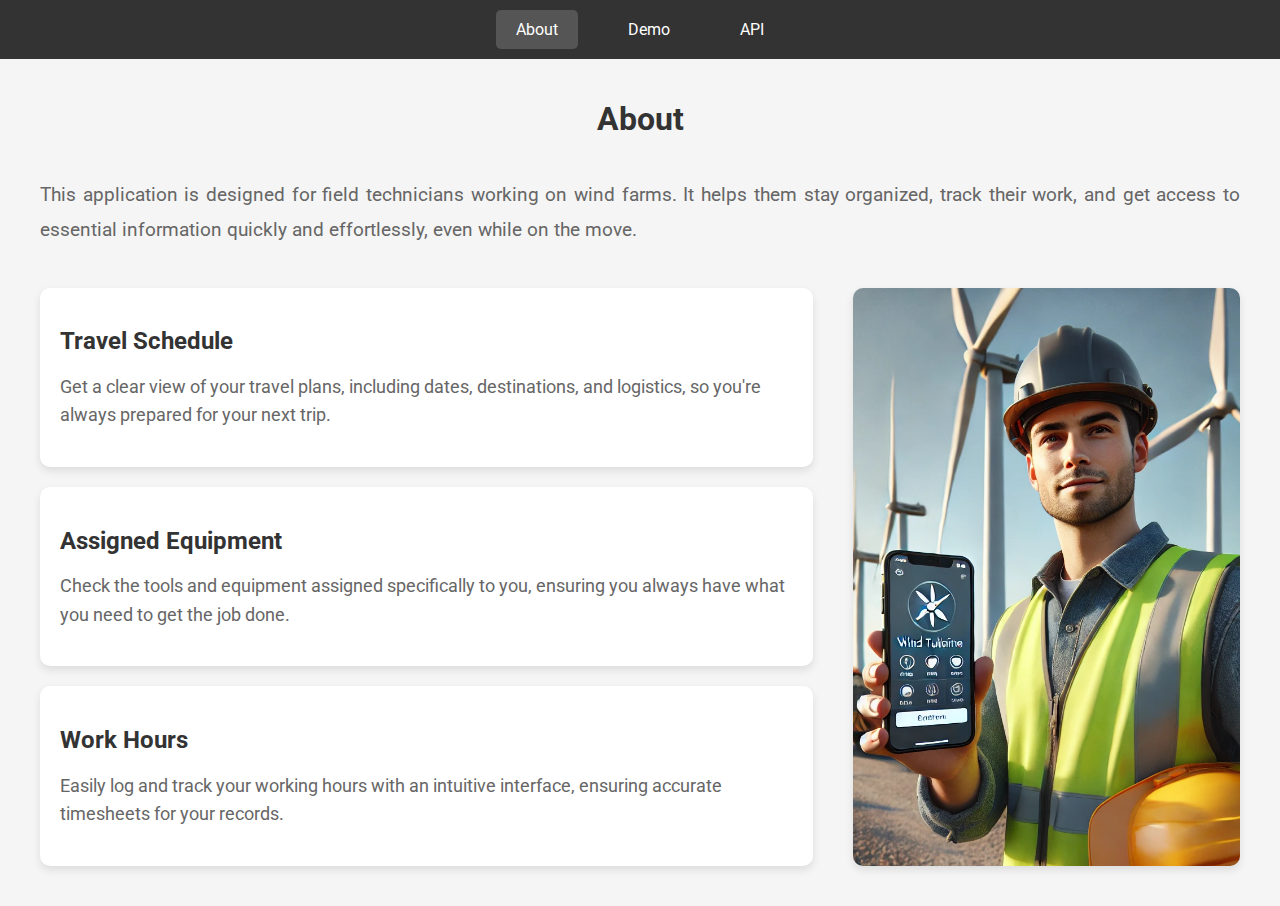
<file: index.html>
<!DOCTYPE html>
<html lang="en">
<head>
  <meta charset="UTF-8">
  <meta name="viewport" content="width=device-width, initial-scale=1.0">
  <title>Tabbed Navigation</title>
  <link href="https://fonts.googleapis.com/css2?family=Roboto:wght@300;400;700&display=swap" rel="stylesheet">
  <style>
    body {
      font-family: 'Roboto', Arial, sans-serif;
      margin: 0;
      padding: 0;
      display: flex;
      flex-direction: column;
      align-items: center;
      background-color: #f5f5f5;
    }

    nav {
      display: flex;
      justify-content: center;
      background-color: #333;
      width: 100%;
      padding: 10px 0;
    }

    nav a {
      color: white;
      text-decoration: none;
      margin: 0 15px;
      padding: 10px 20px;
    }

    nav a:hover, nav a.active {
      background-color: #555;
      border-radius: 5px;
    }

    .tab-content {
      display: none;
      width: 100%;
      margin: 20px auto;
    }

    .tab-content.active {
      display: block;
    }

    #about h1 {
      font-size: 2rem;
      color: #333;
      margin-bottom: 20px;
      text-align: center;
    }

    .about-container {
      display: flex;
      flex-direction: column;
      max-width: 1200px;
      margin: 0 auto;
      padding: 20px;
      gap: 20px;
    }

    .about-description {
      text-align: justify;
      font-size: 1.2rem;
      color: #666;
      line-height: 1.8;
      margin-bottom: 20px;
      width: 100%;
    }

    .about-columns {
      display: flex;
      gap: 40px;
      justify-content: space-between;
      align-items: stretch;
    }

    .features-container {
      flex: 2;
      display: flex;
      flex-direction: column;
      gap: 20px;
    }

    .feature {
      flex: 1;
      text-align: left;
      padding: 20px;
      border-radius: 10px;
      box-shadow: 0 4px 8px rgba(0, 0, 0, 0.1);
      background-color: white;
    }

    .feature h2 {
      font-size: 1.5rem;
      color: #333;
      margin-bottom: 10px;
    }

    .feature p {
      font-size: 1.1rem;
      color: #666;
      line-height: 1.6;
    }

    .about-image {
      flex: 1;
      display: flex;
      align-items: stretch;
    }

    .about-image img {
      width: 100%;
      height: 100%;
      border-radius: 10px;
      object-fit: cover;
      box-shadow: 0 4px 8px rgba(0, 0, 0, 0.1);
    }

    /* Kontener w sekcji Demo:
       - aspect-ratio 9:16 (szerokość:wysokość)
       - maks. wysokość 80% okna przeglądarki
    */
    #demo-container {
      position: relative;
      aspect-ratio: 9 / 16;  /* 9 szerokości : 16 wysokości */
      max-height: 80vh;      /* Ograniczenie do 80% wysokości ekranu */
      width: auto;           /* szerokość będzie wyliczana z aspect-ratio */
      margin: 0 auto;        /* wyśrodkuj w poziomie */
      background: #f0f0f0;
      border-radius: 20px;
      box-shadow: 0 4px 8px rgba(0, 0, 0, 0.2);
      overflow: hidden;
    }

    #demo-container iframe {
      position: absolute;
      top: 0;
      left: 0;
      width: 100%;
      height: 100%;
      border: none;
    }

    @media (max-width: 768px) {
      .about-columns {
        flex-direction: column;
        align-items: center;
      }

      .about-image {
        width: 100%;
        height: auto;
      }

      #demo-container {
        max-height: 60vh; /* Zmniejszenie maks. wysokości na małych ekranach */
      }
    }
  </style>
</head>
<body>
  <nav>
    <a href="#about" class="tab-link active" onclick="showTab('about')">About</a>
    <a href="#demo" class="tab-link" onclick="showTab('demo')">Demo</a>
    <a href="#api" class="tab-link" onclick="showTab('api')">API</a>
  </nav>

  <div id="about" class="tab-content active">
    <h1>About</h1>
    <div class="about-container">
      <div class="about-description">
        This application is designed for field technicians working on wind farms. 
        It helps them stay organized, track their work, and get access to essential 
        information quickly and effortlessly, even while on the move.
      </div>
      <div class="about-columns">
        <div class="features-container">
          <div class="feature">
            <h2>Travel Schedule</h2>
            <p>Get a clear view of your travel plans, including dates, destinations, and logistics, so you're always prepared for your next trip.</p>
          </div>
          <div class="feature">
            <h2>Assigned Equipment</h2>
            <p>Check the tools and equipment assigned specifically to you, ensuring you always have what you need to get the job done.</p>
          </div>
          <div class="feature">
            <h2>Work Hours</h2>
            <p>Easily log and track your working hours with an intuitive interface, ensuring accurate timesheets for your records.</p>
          </div>
        </div>
        <div class="about-image">
          <img src="windtechnician.png" alt="Field Technician on Wind Farm">
        </div>
      </div>
    </div>
  </div>

  <div id="demo" class="tab-content">
    <div id="demo-container">
      <iframe src="MainPage.html"></iframe>
    </div>
  </div>

  <div id="api" class="tab-content">
    <h1>API</h1>
    <p>This is the API page content.</p>
  </div>

  <script>
    function showTab(tabId) {
      document.querySelectorAll('.tab-content').forEach(tab => {
        tab.classList.remove('active');
      });
      document.querySelectorAll('.tab-link').forEach(link => {
        link.classList.remove('active');
      });
      document.getElementById(tabId).classList.add('active');
      document.querySelector(`a[href="#${tabId}"]`).classList.add('active');
    }
  </script>
</body>
</html>
</file>
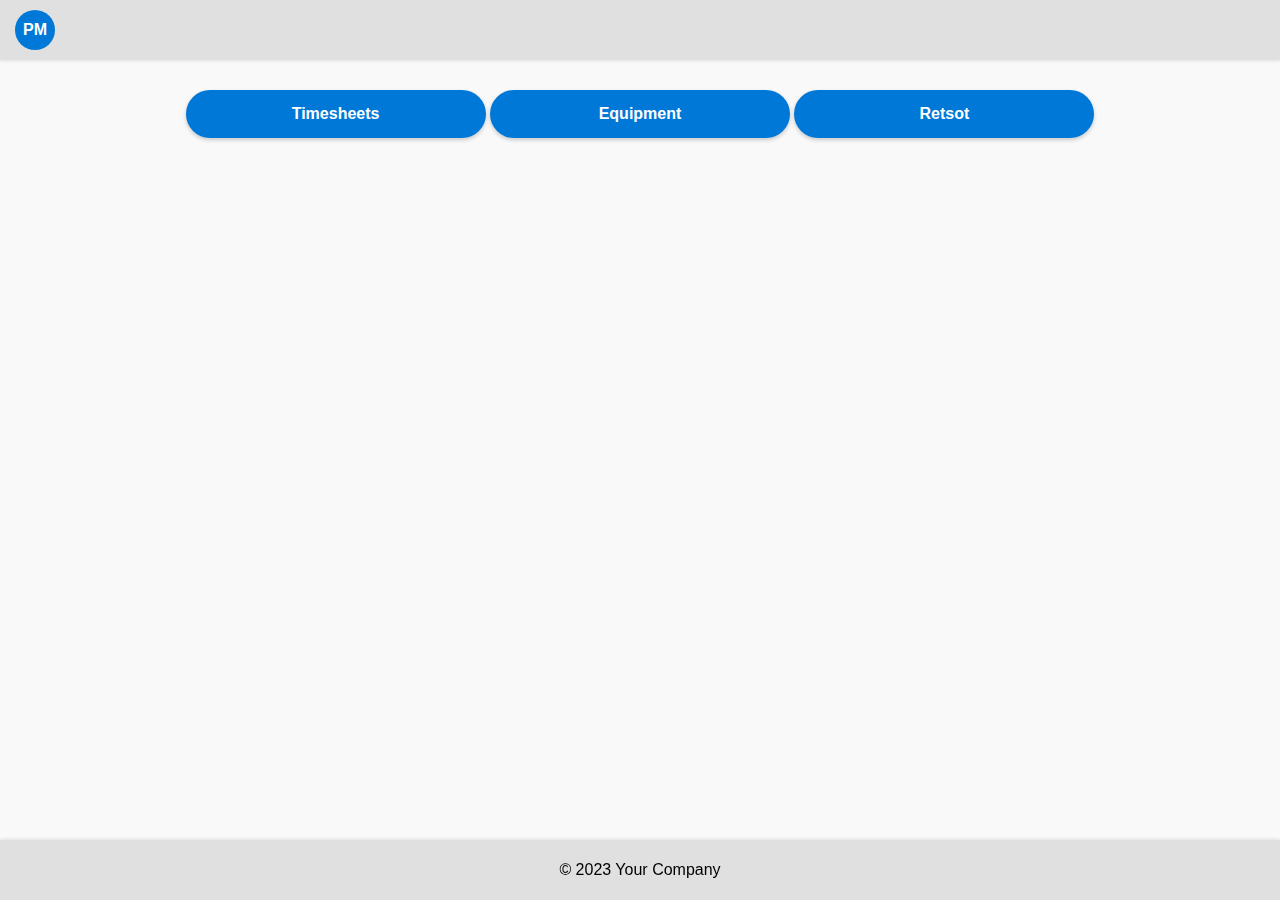
<file: root/index.html>
<!DOCTYPE html>
<html lang="en">
<head>
    <meta charset="UTF-8">
    <meta name="viewport" content="width=device-width, initial-scale=1.0">
    <title>Mobile Design</title>
    <script>
        class HeaderComponent extends HTMLElement {
            constructor() {
                super();
                this.attachShadow({ mode: 'open' });
                this.shadowRoot.innerHTML = `
                    <style>
                        .header {
                            background-color: #e0e0e0;
                            height: 60px;
                            display: flex;
                            align-items: center;
                            padding: 0 15px;
                            box-shadow: 0 1px 3px rgba(0, 0, 0, 0.1);
                        }

                        .user-icon {
                            width: 40px;
                            height: 40px;
                            background-color: #0078d7;
                            color: white;
                            font-weight: bold;
                            display: flex;
                            align-items: center;
                            justify-content: center;
                            border-radius: 50%;
                        }
                    </style>
                    <div class="header">
                        <div class="user-icon">PM</div>
                    </div>
                `;
            }
        }

        class FooterComponent extends HTMLElement {
            constructor() {
                super();
                this.attachShadow({ mode: 'open' });
                this.shadowRoot.innerHTML = `
                    <style>
                        .footer {
                            background-color: #e0e0e0;
                            height: 60px;
                            position: fixed;
                            bottom: 0;
                            width: 100%;
                            display: flex;
                            justify-content: center;
                            align-items: center;
                            box-shadow: 0 -1px 3px rgba(0, 0, 0, 0.1);
                        }
                    </style>
                    <div class="footer">
                        <p>&copy; 2023 Your Company</p>
                    </div>
                `;
            }
        }

        customElements.define('header-component', HeaderComponent);
        customElements.define('footer-component', FooterComponent);

        document.addEventListener('DOMContentLoaded', () => {
            document.querySelector('.button-timesheets').addEventListener('click', () => {
                window.location.href = 'Timesheets.html';
            });
        });
    </script>
    <style>
        body {
            margin: 0;
            font-family: Arial, sans-serif;
            background-color: #f9f9f9;
        }

        .container {
            text-align: center;
            padding: 20px;
        }

        .button {
            width: 80%;
            max-width: 300px;
            padding: 15px;
            margin: 10px auto;
            background-color: #0078d7;
            color: white;
            border: none;
            border-radius: 25px;
            font-size: 16px;
            font-weight: bold;
            cursor: pointer;
            box-shadow: 0 2px 4px rgba(0, 0, 0, 0.2);
        }

        .button:hover {
            background-color: #005bb5;
        }
    </style>
</head>
<body>
    <header-component></header-component>

    <div class="container">
        <button class="button button-timesheets">Timesheets</button>
        <button class="button">Equipment</button>
        <button class="button">Retsot</button>
    </div>

    <footer-component></footer-component>
</body>
</html>
</file>
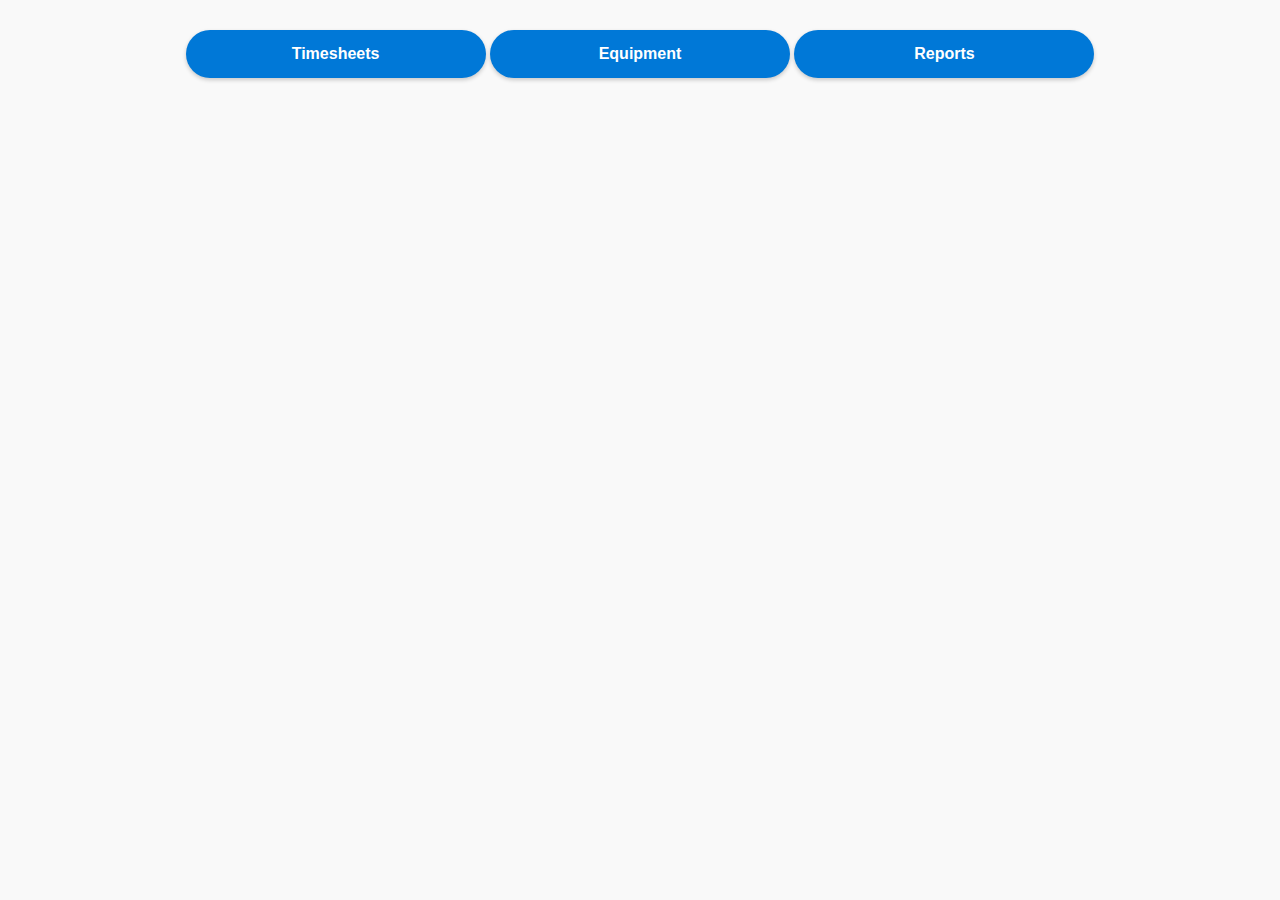
<file: MainComponents.html>
<!DOCTYPE html>
<html lang="en">
<head>
    <meta charset="UTF-8">
    <meta name="viewport" content="width=device-width, initial-scale=1.0">
    <title>Mobile Design</title>
    <script src="MainComponents.html"></script>
    <style>
        body {
            margin: 0;
            font-family: Arial, sans-serif;
            background-color: #f9f9f9;
        }

        .container {
            text-align: center;
            padding: 20px;
        }

        .button {
            width: 80%;
            max-width: 300px;
            padding: 15px;
            margin: 10px auto;
            background-color: #0078d7;
            color: white;
            border: none;
            border-radius: 25px;
            font-size: 16px;
            font-weight: bold;
            cursor: pointer;
            box-shadow: 0 2px 4px rgba(0, 0, 0, 0.2);
        }

        .button:hover {
            background-color: #005bb5;
        }
    </style>
</head>
<body>
    <header-component></header-component>

    <div class="container">
        <button class="button">Timesheets</button>
        <button class="button">Equipment</button>
        <button class="button">Reports</button>
    </div>

    <footer-component></footer-component>
</body>
</html>
</file>
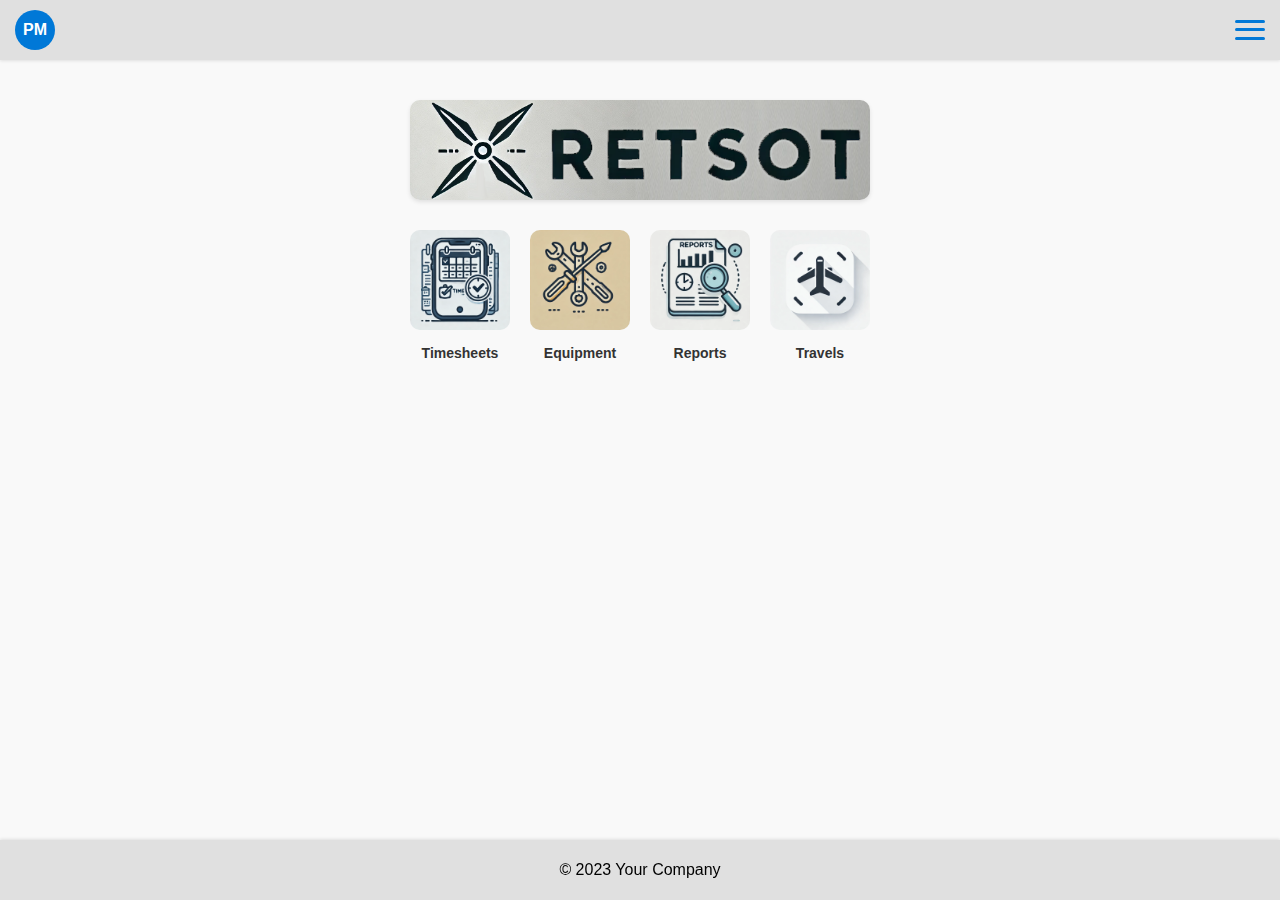
<file: MainPage.html>
<!DOCTYPE html>
<html lang="en">
<head>
    <meta charset="UTF-8">
    <meta name="viewport" content="width=device-width, initial-scale=1.0">
    <title>Mobile Design</title>

    <!-- Nowa referencja do wspólnego pliku CSS -->
    <link rel="stylesheet" href="Styles.css">
</head>
<body>
    <header-component></header-component>

    <div class="container-mainpage">
        <div class="logo"></div>
        <div class="button-container">
            <div>
                <button class="button" style="background-image: url('timesheets-icon.png');"></button>
                <div class="button-text">Timesheets</div>
            </div>
            <div>
                <button class="button" style="background-image: url('equipment-icon.png');"></button>
                <div class="button-text">Equipment</div>
            </div>
            <div>
                <button class="button" style="background-image: url('reports-icon.png');"></button>
                <div class="button-text">Reports</div>
            </div>
            <div>
                <button class="button" style="background-image: url('travels-icon.png');"></button>
                <div class="button-text">Travels</div>
            </div>
        </div>
    </div>

    <footer-component></footer-component>

    <!-- Nowa referencja do pliku JavaScript przeniesionego z <script>... -->
    <script src="JsMainPage.js"></script>
</body>
</html>
</file>
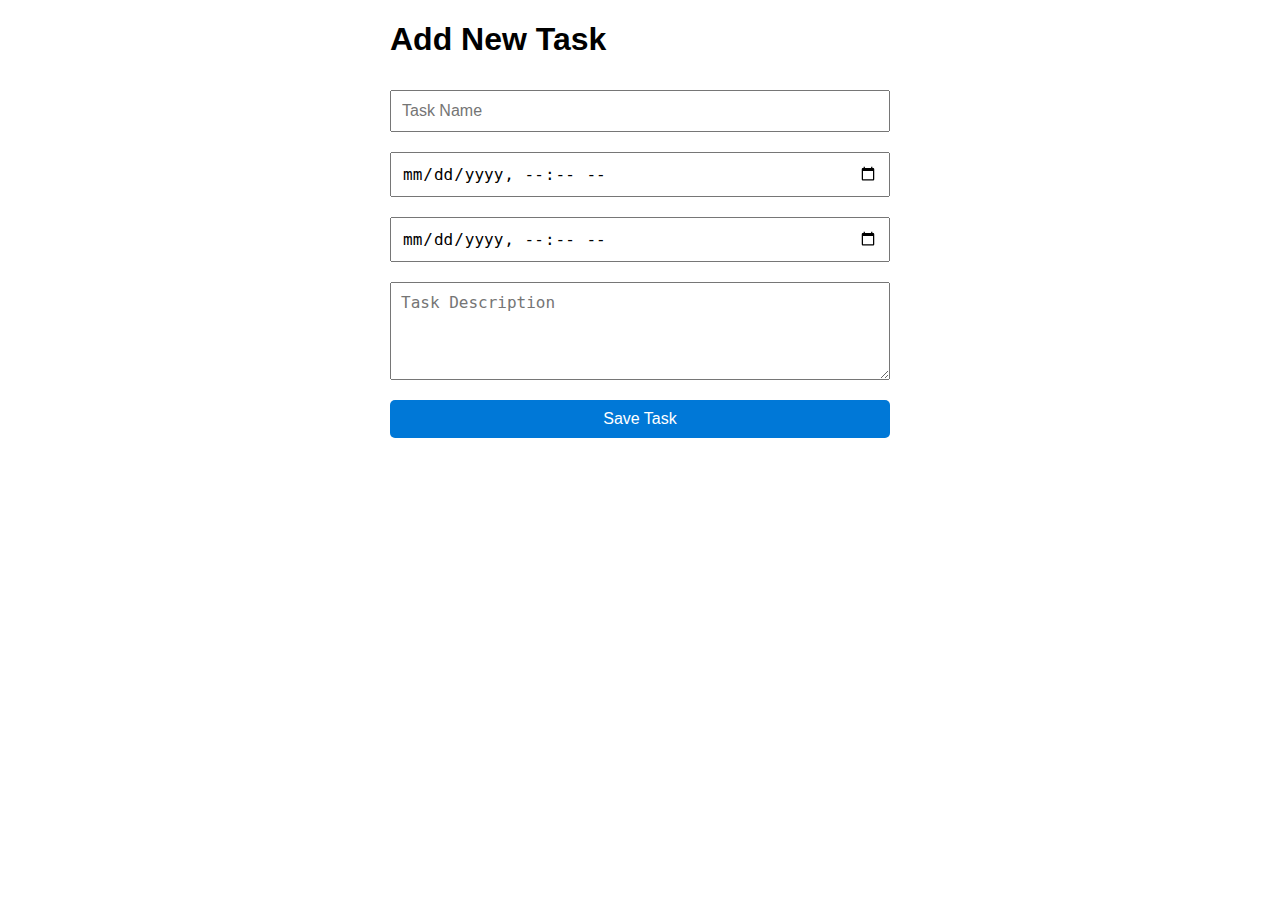
<file: TimesheetAddTask.html>
<!DOCTYPE html>
<html lang="en">
<head>
  <meta charset="UTF-8">
  <meta name="viewport" content="width=device-width, initial-scale=1.0">
  <title>Add Task</title>
  <style>
    body {
      font-family: Arial, sans-serif;
      margin: 20px;
    }
    .container {
      max-width: 500px;
      margin: auto;
    }
    form {
      display: flex;
      flex-direction: column;
    }
    input, textarea, button {
      margin: 10px 0;
      padding: 10px;
      font-size: 16px;
    }
    button {
      background-color: #0078d7;
      color: white;
      border: none;
      border-radius: 5px;
      cursor: pointer;
    }
    button:hover {
      background-color: #005bb5;
    }
  </style>
</head>
<body>
  <div class="container">
    <h1>Add New Task</h1>
    <form id="addTaskForm">
      <input type="text" id="taskName" placeholder="Task Name" required />
      <input type="datetime-local" id="taskStart" required />
      <input type="datetime-local" id="taskEnd" required />
      <textarea id="taskDescription" placeholder="Task Description" rows="4"></textarea>
      <button type="submit">Save Task</button>
    </form>
  </div>

  <script>
    document.getElementById("addTaskForm").addEventListener("submit", function (event) {
      event.preventDefault();

      // Pobierz wartości z formularza
      const taskName = document.getElementById("taskName").value;
      const taskStart = document.getElementById("taskStart").value;
      const taskEnd = document.getElementById("taskEnd").value;
      const taskDescription = document.getElementById("taskDescription").value;

      // Walidacja danych
      if (new Date(taskStart) >= new Date(taskEnd)) {
        alert("Task Start must be before Task End.");
        return;
      }

      // Przekaż dane do głównej strony
      const taskData = { taskName, taskStart, taskEnd, taskDescription };
      window.opener.postMessage(taskData, "*");

      // Zamknij popup
      window.close();
    });
  </script>
</body>
</html>
</file>
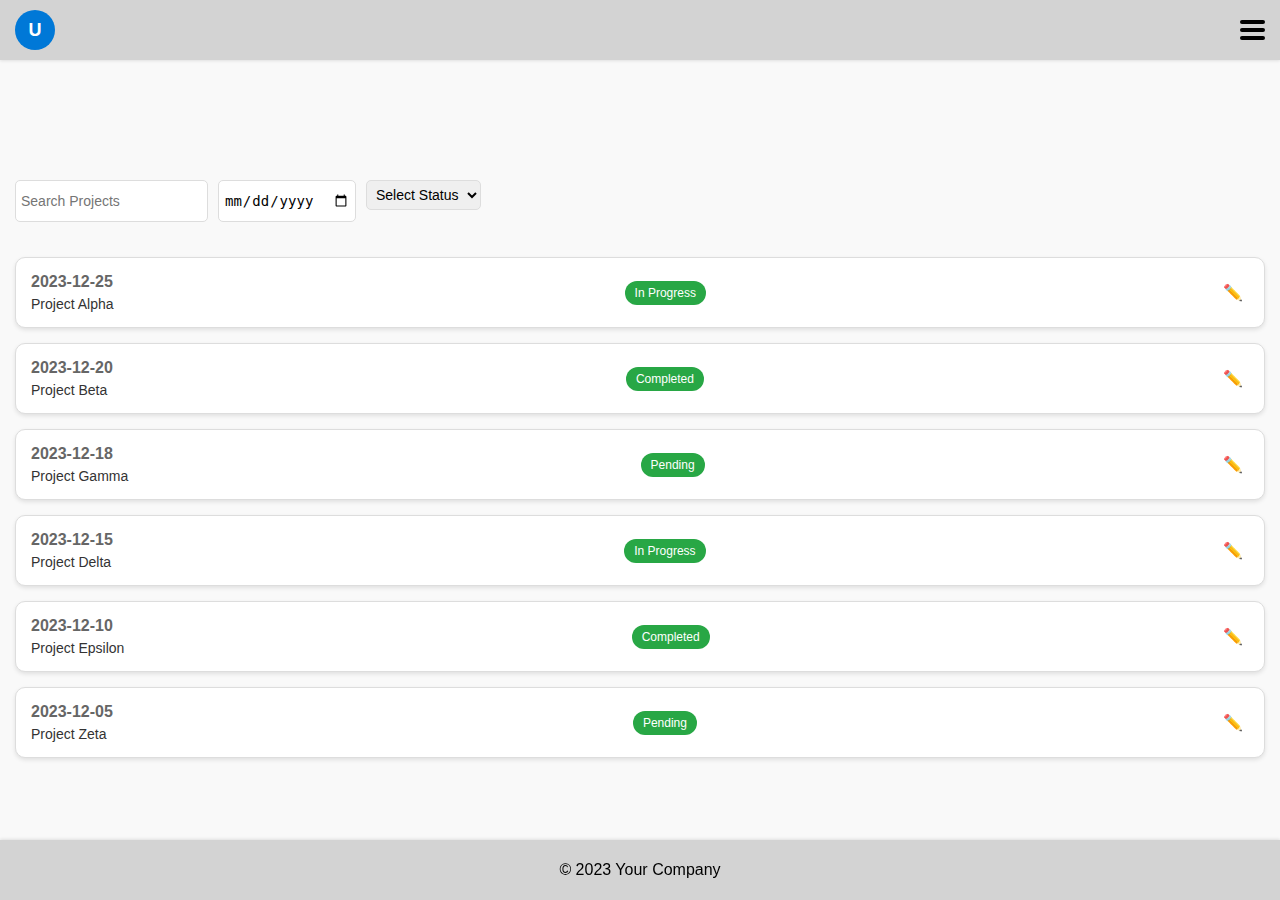
<file: root/Timesheets.html>
<!DOCTYPE html>
<html lang="en">
<head>
    <meta charset="UTF-8">
    <meta name="viewport" content="width=device-width, initial-scale=1.0">
    <title>Timesheets</title>
    <style>
        body {
            margin: 0;
            font-family: Arial, sans-serif;
            background-color: #f9f9f9;
            overflow-y: scroll;
        }

        .header {
            background-color: #d3d3d3;
            color: black;
            height: 60px;
            display: flex;
            align-items: center;
            justify-content: space-between;
            padding: 0 15px;
            box-shadow: 0 1px 3px rgba(0, 0, 0, 0.1);
        }

        .user-icon {
            width: 40px;
            height: 40px;
            background-color: #0078d7;
            color: white;
            font-weight: bold;
            display: flex;
            align-items: center;
            justify-content: center;
            border-radius: 50%;
            font-size: 18px;
        }

        .hamburger-menu {
            width: 25px;
            height: 20px;
            display: flex;
            flex-direction: column;
            justify-content: space-between;
        }

        .hamburger-menu div {
            height: 4px;
            background-color: black;
            border-radius: 2px;
        }

        .footer {
            background-color: #d3d3d3;
            color: black;
            height: 60px;
            position: fixed;
            bottom: 0;
            width: 100%;
            display: flex;
            justify-content: center;
            align-items: center;
            box-shadow: 0 -1px 3px rgba(0, 0, 0, 0.1);
        }

        .container {
            padding: 120px 15px 80px 15px;
            display: flex;
            flex-direction: column;
            gap: 15px;
        }

        .filters {
            display: flex;
            gap: 10px;
            margin-bottom: 20px;
        }

        .filters select, .filters input {
            padding: 5px;
            height: 30px;
            font-size: 14px;
            border: 1px solid #ddd;
            border-radius: 5px;
        }

        .tile {
            background-color: #ffffff;
            border: 1px solid #ddd;
            border-radius: 10px;
            box-shadow: 0 2px 4px rgba(0, 0, 0, 0.1);
            padding: 15px;
            display: flex;
            justify-content: space-between;
            align-items: center;
        }

        .tile-content {
            display: flex;
            flex-direction: column;
        }

        .status-dropdown {
            height: 30px;
            padding: 5px;
            font-size: 14px;
            border: 1px solid #ddd;
            border-radius: 5px;
        }

        .project-name {
            font-size: 14px;
            color: #333;
        }

        .project-date {
            font-size: 16px;
            font-weight: bold;
            color: #666;
            margin-bottom: 5px;
        }

        .status-chip {
            display: inline-block;
            background-color: #28a745;
            color: white;
            font-size: 12px;
            padding: 5px 10px;
            border-radius: 15px;
        }

        .edit-button {
            background-color: transparent;
            border: none;
            color: #0078d7;
            font-size: 16px;
            cursor: pointer;
        }

        .edit-button:hover {
            text-decoration: underline;
        }
    </style>
</head>
<body>
    <div class="header">
        <span class="user-icon">U</span>
        <div class="hamburger-menu">
            <div></div>
            <div></div>
            <div></div>
        </div>
    </div>

    <div class="container">
        <div class="filters">
            <input type="text" id="project-filter" placeholder="Search Projects" />
            <input type="date" id="date-filter" />
            <select id="status-filter" class="status-dropdown">
                <option value="">Select Status</option>
                <option value="In Progress">In Progress</option>
                <option value="Completed">Completed</option>
                <option value="Pending">Pending</option>
            </select>
        </div>

        <div class="tile">
            <div class="tile-content">
                <span class="project-date">2023-12-25</span>
                <span class="project-name">Project Alpha</span>
            </div>
            <span class="status-chip">In Progress</span>
            <button class="edit-button">✏️</button>
        </div>
        <div class="tile">
            <div class="tile-content">
                <span class="project-date">2023-12-20</span>
                <span class="project-name">Project Beta</span>
            </div>
            <span class="status-chip">Completed</span>
            <button class="edit-button">✏️</button>
        </div>
        <div class="tile">
            <div class="tile-content">
                <span class="project-date">2023-12-18</span>
                <span class="project-name">Project Gamma</span>
            </div>
            <span class="status-chip">Pending</span>
            <button class="edit-button">✏️</button>
        </div>
        <div class="tile">
            <div class="tile-content">
                <span class="project-date">2023-12-15</span>
                <span class="project-name">Project Delta</span>
            </div>
            <span class="status-chip">In Progress</span>
            <button class="edit-button">✏️</button>
        </div>
        <div class="tile">
            <div class="tile-content">
                <span class="project-date">2023-12-10</span>
                <span class="project-name">Project Epsilon</span>
            </div>
            <span class="status-chip">Completed</span>
            <button class="edit-button">✏️</button>
        </div>
        <div class="tile">
            <div class="tile-content">
                <span class="project-date">2023-12-05</span>
                <span class="project-name">Project Zeta</span>
            </div>
            <span class="status-chip">Pending</span>
            <button class="edit-button">✏️</button>
        </div>
    </div>

    <div class="footer">
        <p>&copy; 2023 Your Company</p>
    </div>
</body>
</html>
</file>
<file: Styles.css>
/* ===================================
   1) GLOBALNE STYLE WSPÓLNE
      (obie strony mają to samo "body")
=================================== */
body {
    margin: 0;
    font-family: Arial, sans-serif;
    background-color: #f9f9f9;
    /* Dopisane z Timesheets */
    overflow-y: scroll;
}

/* ===================================
   2) STYLES DLA MAIN PAGE
      (była to .container, .logo, .button, itp.)
      Zamiast .container => .container-mainpage
=================================== */
.container-mainpage {
    text-align: center;
    padding: 20px 10px; /* Reduced padding for more space */
}

.logo {
    width: calc(100px * 4 + 20px * 3); /* Adjusted for four buttons */
    height: 100px;
    margin: 20px auto;
    background-image: url('logo.png');
    background-size: cover;
    background-repeat: no-repeat;
    background-position: center;
    display: flex;
    justify-content: center;
    align-items: center;
    border-radius: 10px;
    box-shadow: 0 2px 4px rgba(0, 0, 0, 0.1);
}

.button {
    width: 100px;
    height: 100px;
    margin: 10px;
    background-size: cover;
    background-position: center;
    border: none;
    border-radius: 10px;
    display: inline-block;
    cursor: pointer;
}

.button-container {
    display: flex;
    justify-content: center;
    flex-wrap: wrap;
}

.button-text {
    margin-top: 5px;
    font-size: 14px;
    font-weight: bold;
    color: #333;
}

/* ===================================
   3) STYLES DLA TIMESHEETS
      Zamiast .container => .container-timesheets
=================================== */
.container-timesheets {
  padding: 40px 15px 80px 15px;
  display: flex;
  flex-direction: column;
  gap: 30px;
}

/* -------------------- FILTRY (Timesheets) -------------------- */
.filter-section {
  display: flex;
  flex-direction: column;
  gap: 0px; /* zachowane z oryginału */
}

.filters-separator {
  border: none;
  border-top: 1px solid #ccc;
  margin: 10px 0;
}

.status-filters {
  display: flex;
  flex-wrap: nowrap; 
  gap: 10px;
  align-items: center;
  overflow-x: auto; 
  padding-bottom: 5px;
}

.date-filters {
  display: flex;
  flex-wrap: nowrap; 
  gap: 10px;
  align-items: center;
  overflow-x: auto; 
  padding-bottom: 5px;
}

.chip {
  flex-shrink: 0;
  display: inline-block;
  padding: 10px 20px;
  border: 1px solid #ddd;
  border-radius: 20px;
  background-color: #f5f5f5;
  font-size: 14px;
  color: #333;
  cursor: pointer;
  white-space: nowrap;
}
.chip.active {
  background-color: #0078d7;
  color: white;
  border-color: #005bb5;
}
.chip:hover {
  background-color: #e0e0e0;
}

.custom-date-range {
  display: none; 
  gap: 10px;
  flex-wrap: wrap;
  align-items: center;
}
.custom-date-range label {
  white-space: nowrap;
}
.custom-date-range input[type="date"] {
  padding: 5px;
  font-size: 14px;
  min-width: 120px;
}

/* Global filter + Clear filters */
.global-filter-row {
  display: flex;
  justify-content: space-between;
  align-items: center;
  gap: 10px;
  flex-wrap: wrap;
}
#global-filter {
  flex: 1;
  min-width: 200px;
  padding: 8px;
  font-size: 14px;
}

.clear-filters-btn {
  background-color: #0078d7;
  color: white;
  border: none;
  padding: 8px 16px;
  font-size: 14px;
  border-radius: 5px;
  cursor: pointer;
}
.clear-filters-btn:hover {
  background-color: #005bb5;
}

#tiles-container {
  /* Jeżeli chcesz, aby kontener miał jakieś odstępy,
     tło albo coś innego, możesz dopisać tutaj, np.: */
  margin: 10px 0;
  /* background-color: #f9f9f9; */
}

/* =========== TILES (lista projektów) =========== */
#tiles-container .tile {
  background-color: #ffffff;
  border: 1px solid #ddd;
  border-radius: 10px;
  box-shadow: 0 2px 4px rgba(0, 0, 0, 0.1);
  padding: 20px;
  margin-bottom: 15px;
  display: grid;
  grid-template-columns: 30% auto 40px; 
  column-gap: 15px;
  align-items: center;
}

#tiles-container .tile-content {
  display: flex;
  flex-direction: column;
}

#tiles-container .project-date {
  font-size: 16px;
  font-weight: bold;
  color: #333;
}

#tiles-container .project-name {
  font-size: 14px;
  font-weight: normal;
  color: #666;
  margin-top: 5px;
}

/* Status chip (druga kolumna) */
#tiles-container .status-chip {
  display: inline-block;
  background-color: #28a745;
  color: white;
  font-size: 14px;
  padding: 7px 15px;
  border-radius: 20px;
  text-align: center;
  justify-self: start;
  width: 120px;
}
#tiles-container .status-chip.approved {
  background-color: #6ea96e;
}
#tiles-container .status-chip.submitted {
  background-color: #6c91d5;
}
#tiles-container .status-chip.draft {
  background-color: #e8d36e;
  color: black; 
}

/* Trzecia kolumna: Przycisk "✏️" */
#tiles-container .edit-button {
  background-color: transparent;
  border: none;
  color: #0078d7;
  font-size: 16px;
  cursor: pointer;
  width: 40px;
  height: 40px;
  display: flex;
  align-items: center;
  justify-content: center;
  justify-self: end;
}
#tiles-container .edit-button:hover {
  text-decoration: underline;
}

/* =====================================
   TIMESHEETS EDIT (przeniesione style)
===================================== */

body {
  margin: 0;
  font-family: Arial, sans-serif;
  background-color: #f9f9f9;
}

.container-edit {
  padding: 20px;
  display: flex;
  flex-direction: column;
  gap: 15px;
}

.header {
  background-color: #e0e0e0;
  height: 60px;
  display: flex;
  align-items: center;
  justify-content: space-between;
  padding: 0 15px;
  box-shadow: 0 1px 3px rgba(0, 0, 0, 0.1);
}

.header-title {
  font-size: 20px;
  font-weight: bold;
}

.header-back {
  font-size: 24px;
  text-decoration: none;
  color: black;
  cursor: pointer;
}

.footer {
  background-color: #e0e0e0;
  height: 60px;
  position: fixed;
  bottom: 0;
  width: 100%;
  display: flex;
  justify-content: center;
  align-items: center;
  box-shadow: 0 -1px 3px rgba(0, 0, 0, 0.1);
}

.info {
  font-size: 16px;
  color: #555;
}

.add-button {
  width: 50px;
  height: 50px;
  background-color: #0078d7;
  border: none;
  border-radius: 50%;
  color: white;
  font-size: 24px;
  display: flex;
  align-items: center;
  justify-content: center;
  box-shadow: 0 2px 4px rgba(0, 0, 0, 0.2);
  cursor: pointer;
  position: fixed;
  bottom: 70px;
  right: 50px;
  z-index: 1000;
}

.add-button::before {
  content: '+';
}

.add-button:hover {
  background-color: #005bb5;
}

/* CSS dla tasków na stronie Edit Timesheet */

.container-tasks {
  padding: 40px 15px 80px 15px;
  display: flex;
  flex-direction: column;
  gap: 30px;
}

.timesheet-task {
  background-color: #ffffff;
  border: 1px solid #ddd;
  border-radius: 10px;
  box-shadow: 0 2px 4px rgba(0, 0, 0, 0.1);
  padding: 20px;
  margin-bottom: 15px;
  display: grid;
  grid-template-columns: 30% auto 40px; 
  column-gap: 15px;
  align-items: center;
}

.task-content {
  display: flex;
  flex-direction: column;
}

.task-name {
  font-size: 16px;
  font-weight: bold;
  color: #333;
  margin-bottom: 5px;
}

.task-time {
  font-size: 14px;
  color: #666;
}
/* Overlay dla popupu */
.custom-popup {
  position: fixed;
  top: 50%;
  left: 50%;
  transform: translate(-50%, -50%);
  width: 400px;
  background-color: white;
  border-radius: 10px;
  box-shadow: 0 4px 8px rgba(0, 0, 0, 0.2);
}

/* Ukrywanie popupu */
.hidden {
  display: none;
}

/* Treść popupu */
.popup-body {
  background-color: #fff;
  padding: 20px;
  border-radius: 5px;
  display: flex;
  flex-direction: column;
  box-sizing: border-box;
}

/* Nagłówek popupu */
.popup-header {
  background-color: #f0f0f0;
  padding: 10px;
  display: flex;
  justify-content: space-between;
  align-items: center;
  border-bottom: 1px solid #ddd;
}

.popup-title {
  font-size: 18px;
  font-weight: bold;
}

.popup-close {
  font-size: 20px;
  font-weight: bold;
  color: #0078d7;
  cursor: pointer;
  display: flex;
  align-items: center;
  justify-content: center;
  width: 30px;
  height: 30px;
  background-color: #e0e0e0;
  border-radius: 50%;
  transition: background-color 0.3s;
}

.popup-close:hover {
  background-color: #d0d0d0;
}

/* Form w popupie */
form input,
form textarea {
  margin: 5px 0;
  padding: 10px;
  font-size: 16px;
  width: calc(100% - 20px); /* Zmniejszenie o 10px z każdej strony */
  box-sizing: border-box; /* Uwzględnienie paddingu w szerokości */
}

form textarea {
  resize: none;
}

.popup-footer {
  display: flex;
  justify-content: flex-start; /* Przycisk wyrównany do lewej */
  margin-top: 10px;
  padding: 0px;
}

form button {
  background-color: #0078d7;
  color: white;
  border: none;
  width: 40%;
  border-radius: 5px;
  cursor: pointer;
  padding: 10px 20px;
}

form button:hover {
  background-color: #005bb5;
}
</file>
